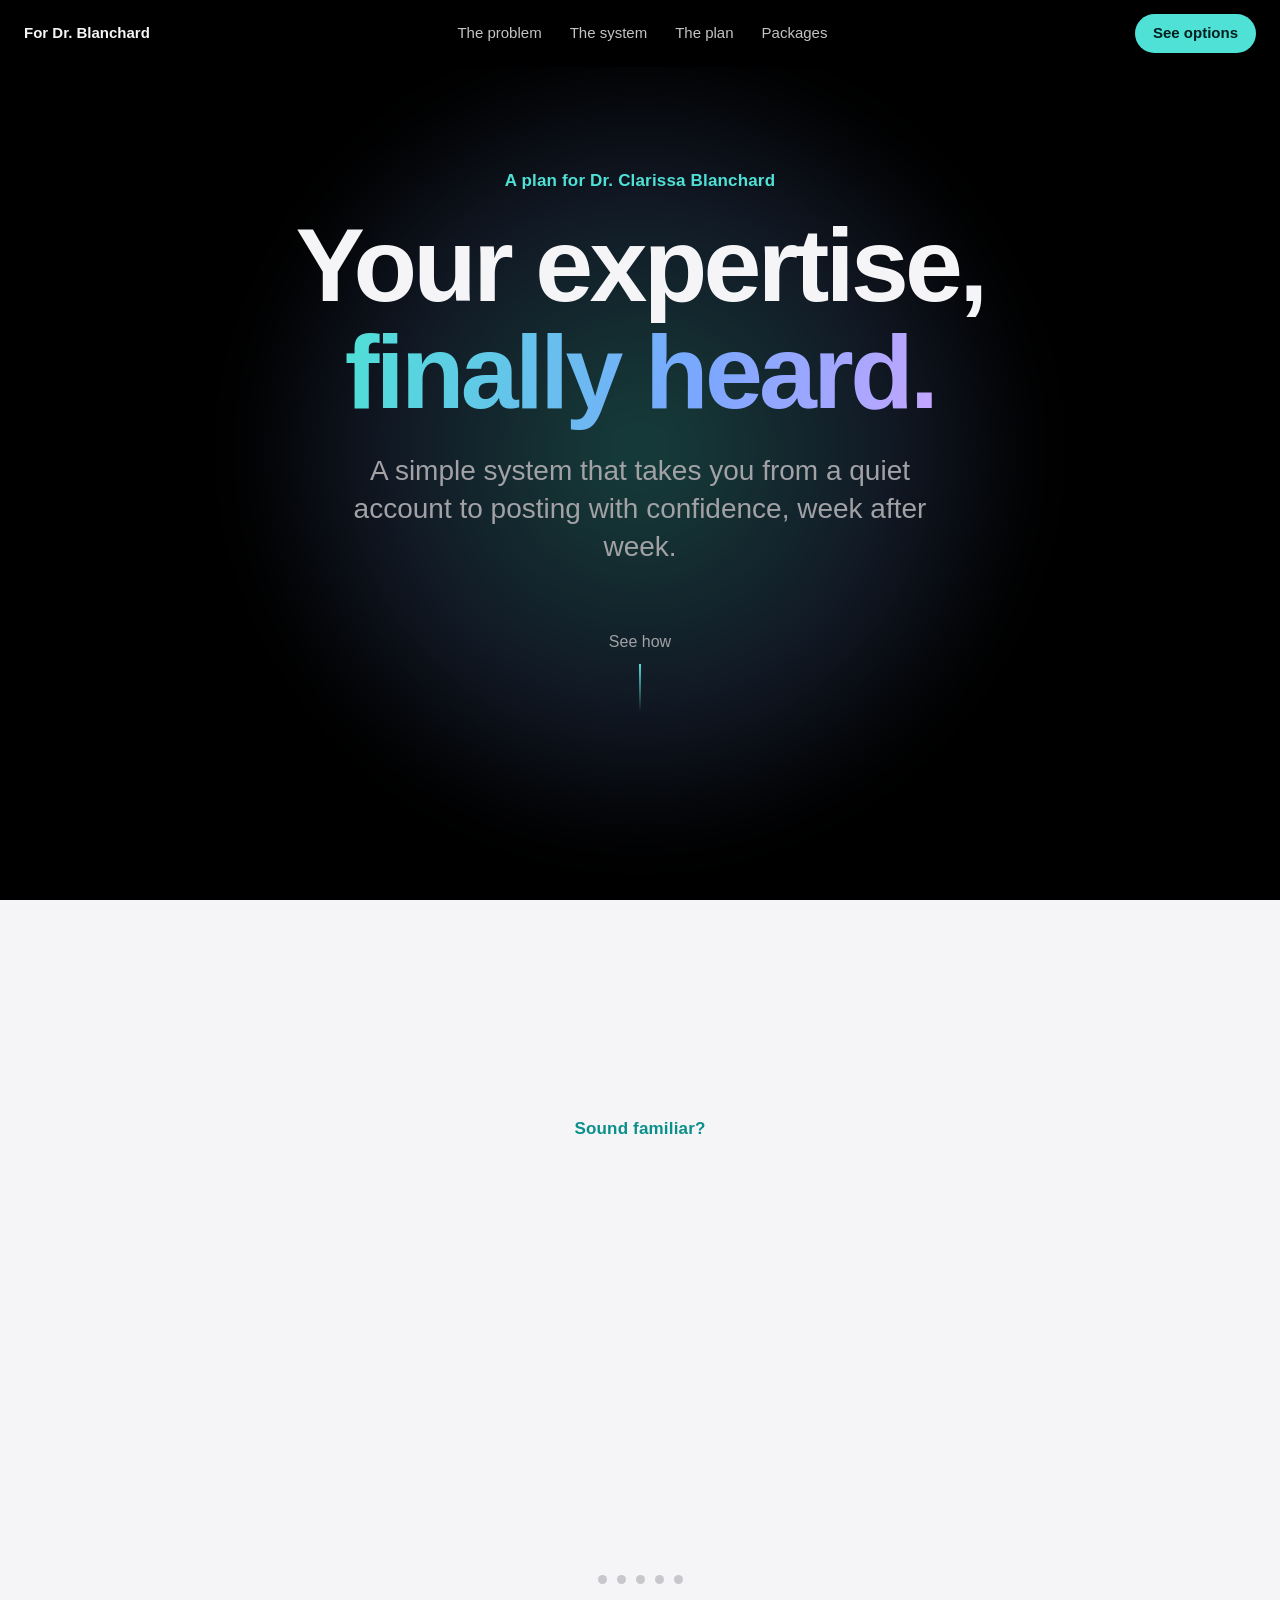
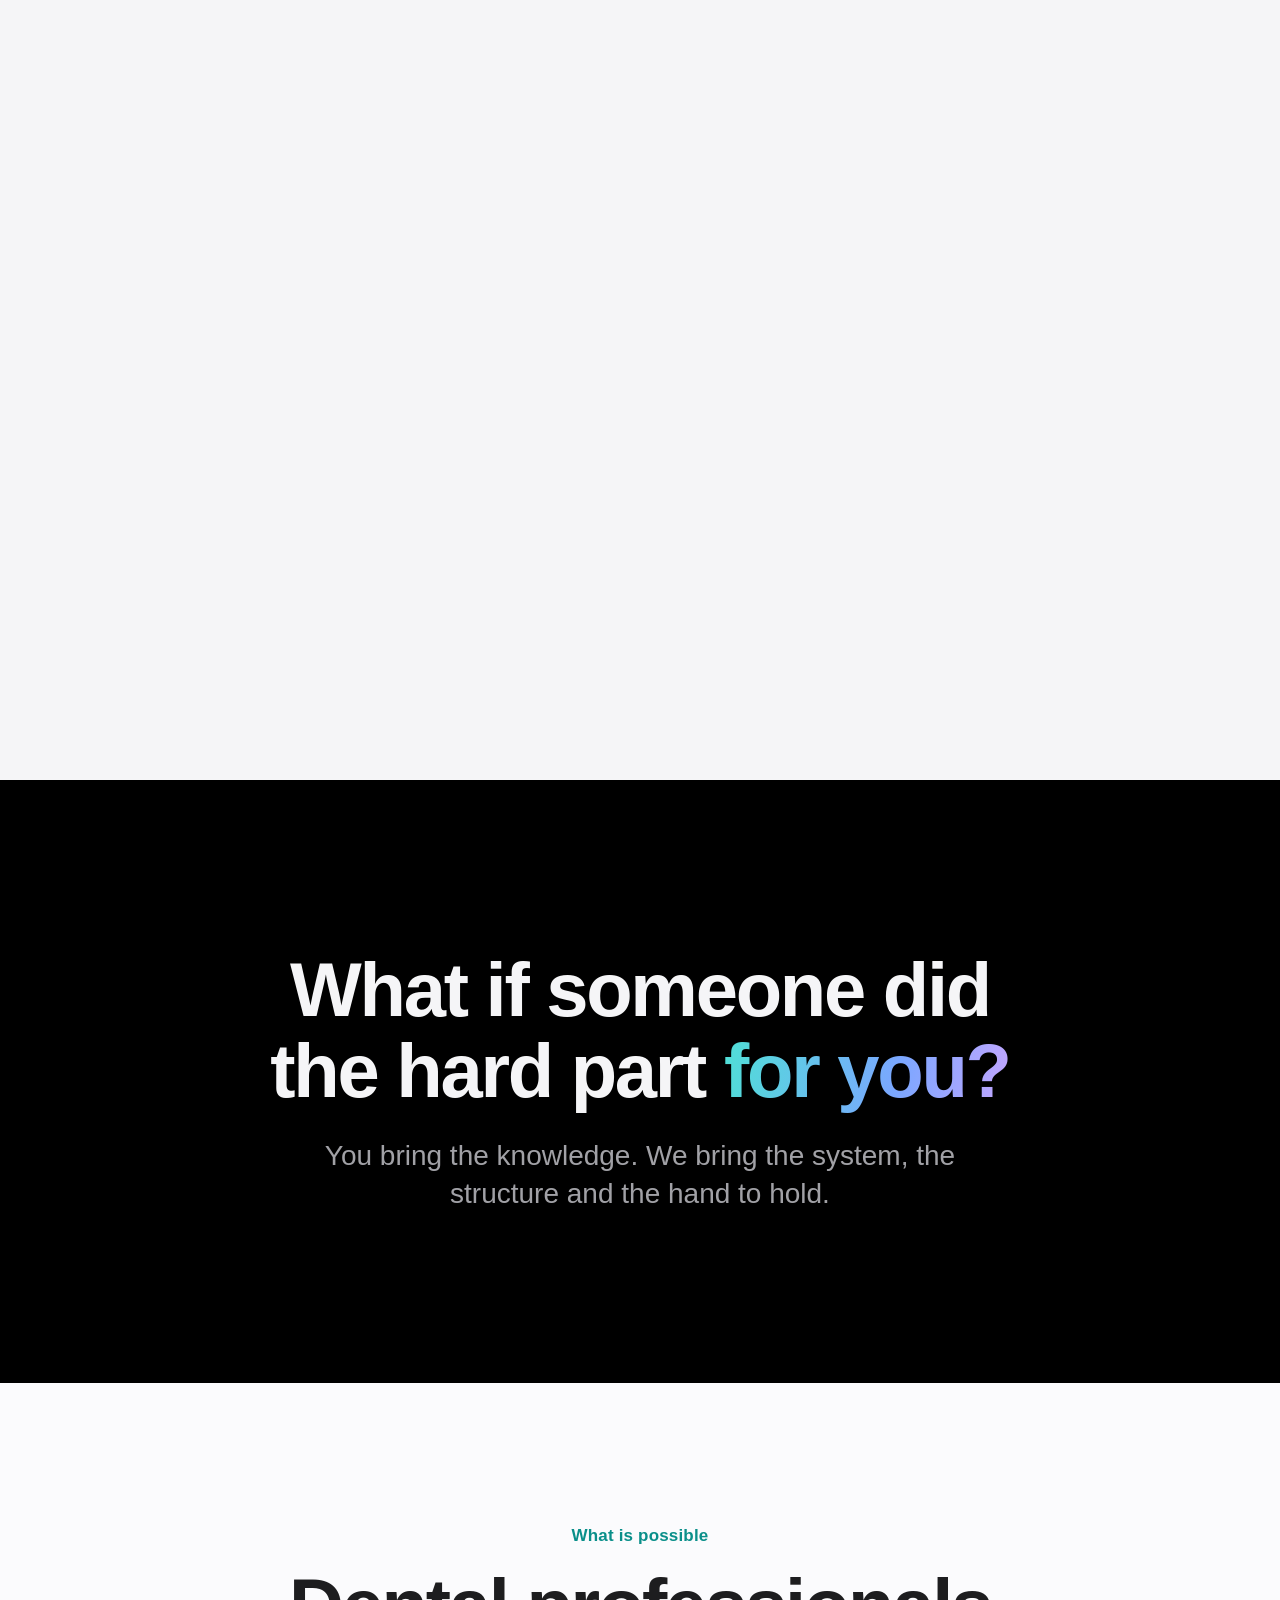
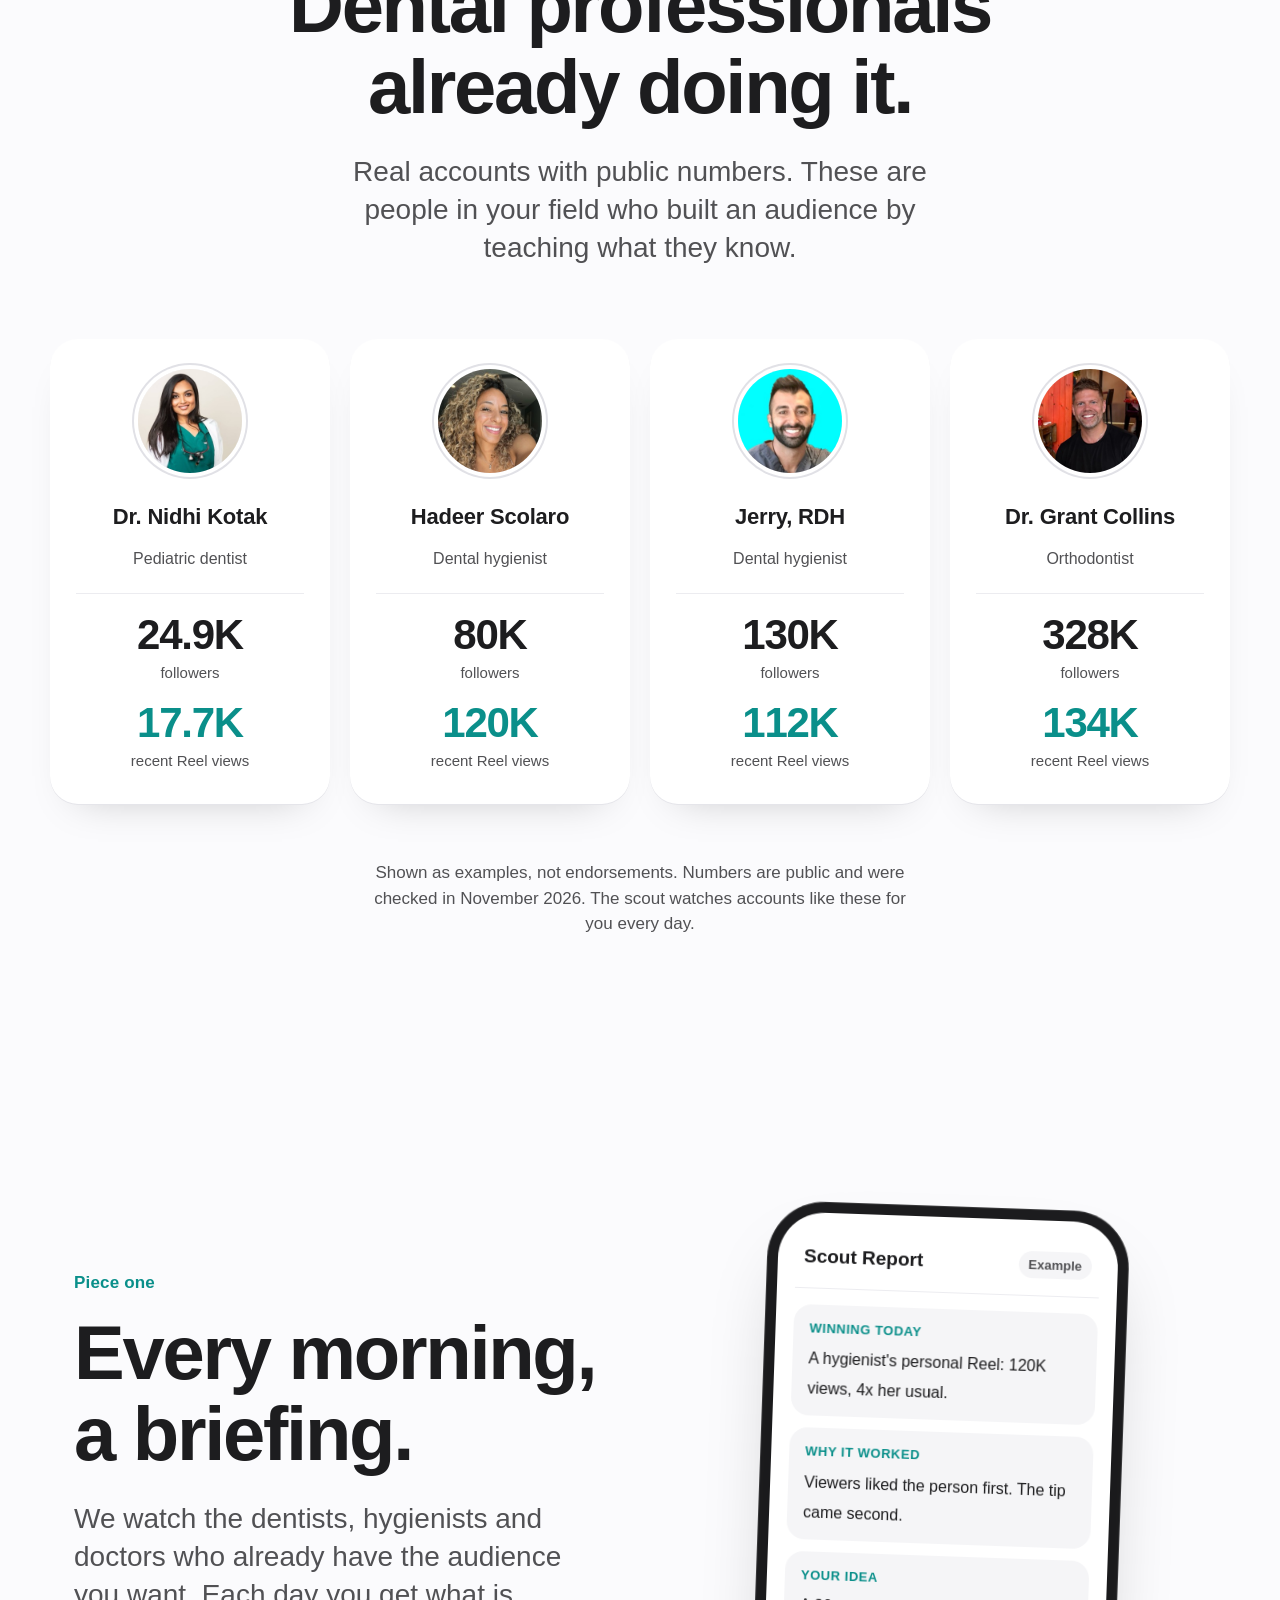
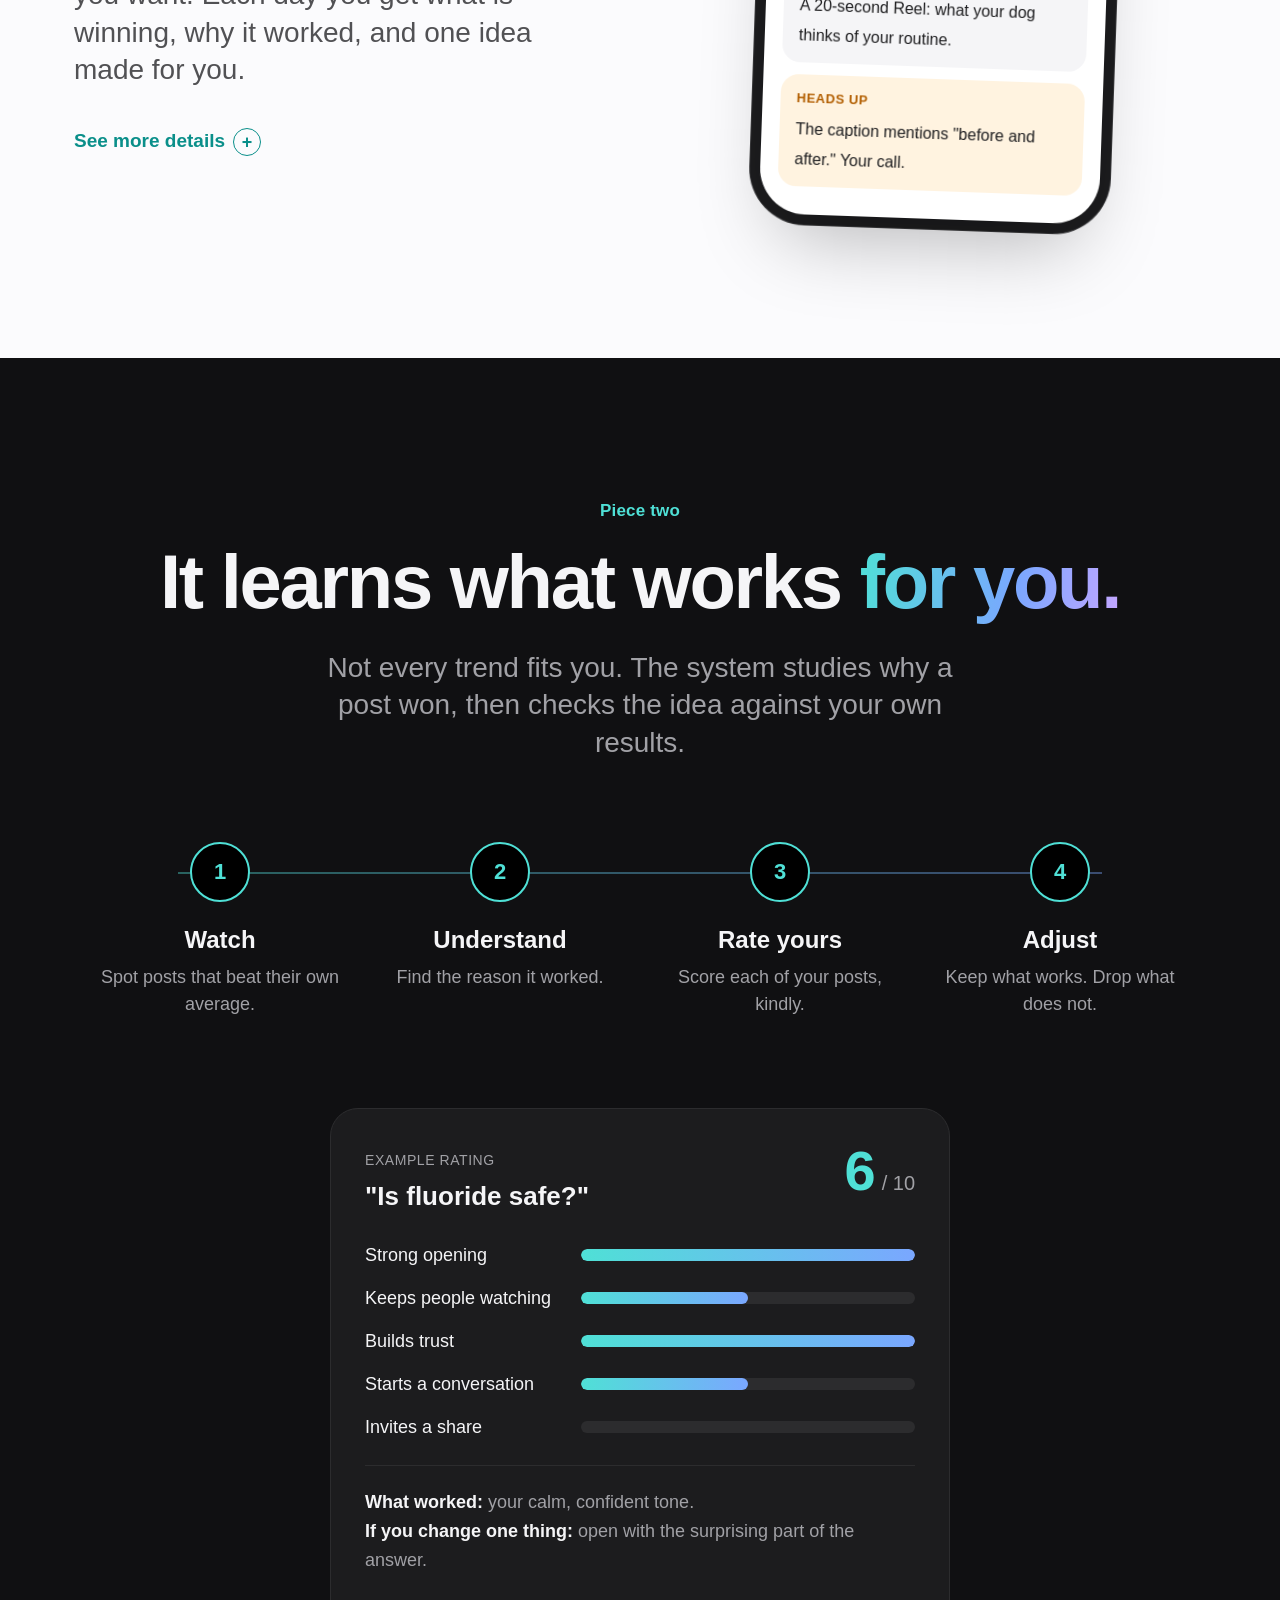
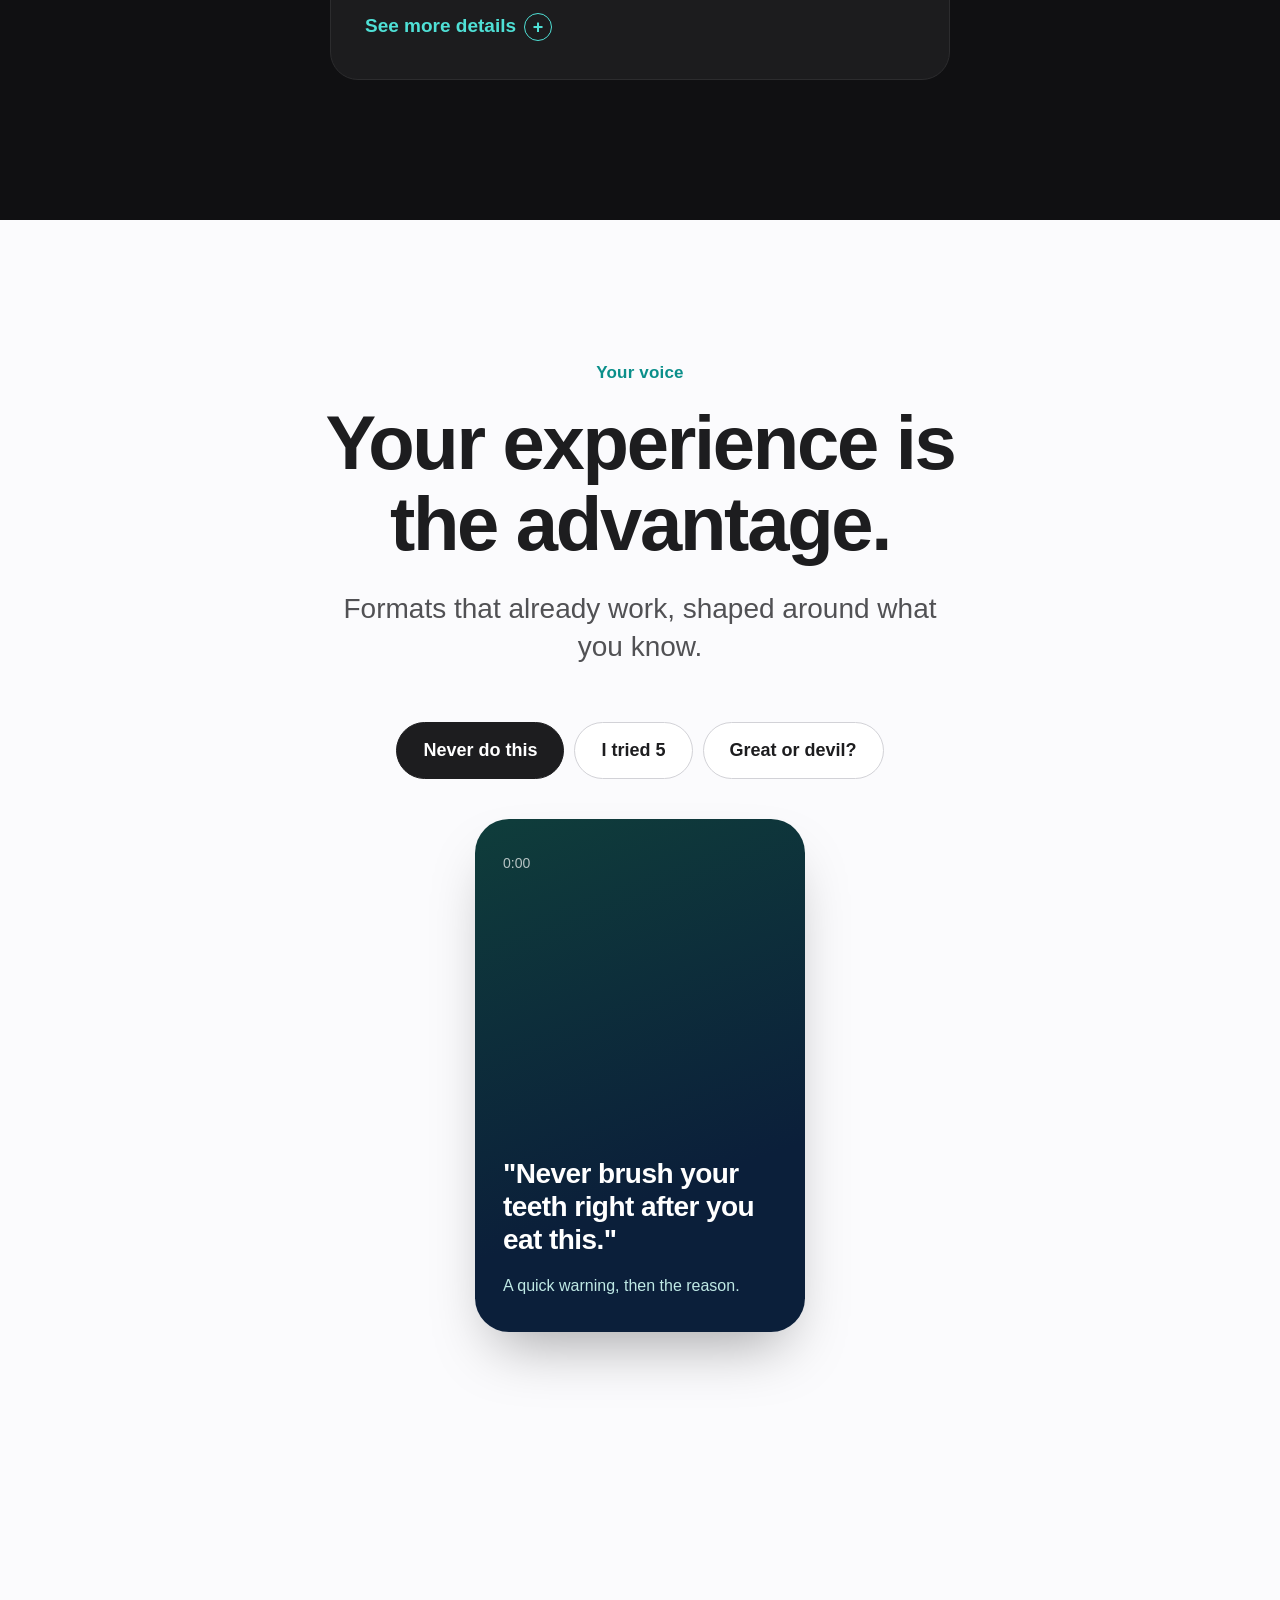
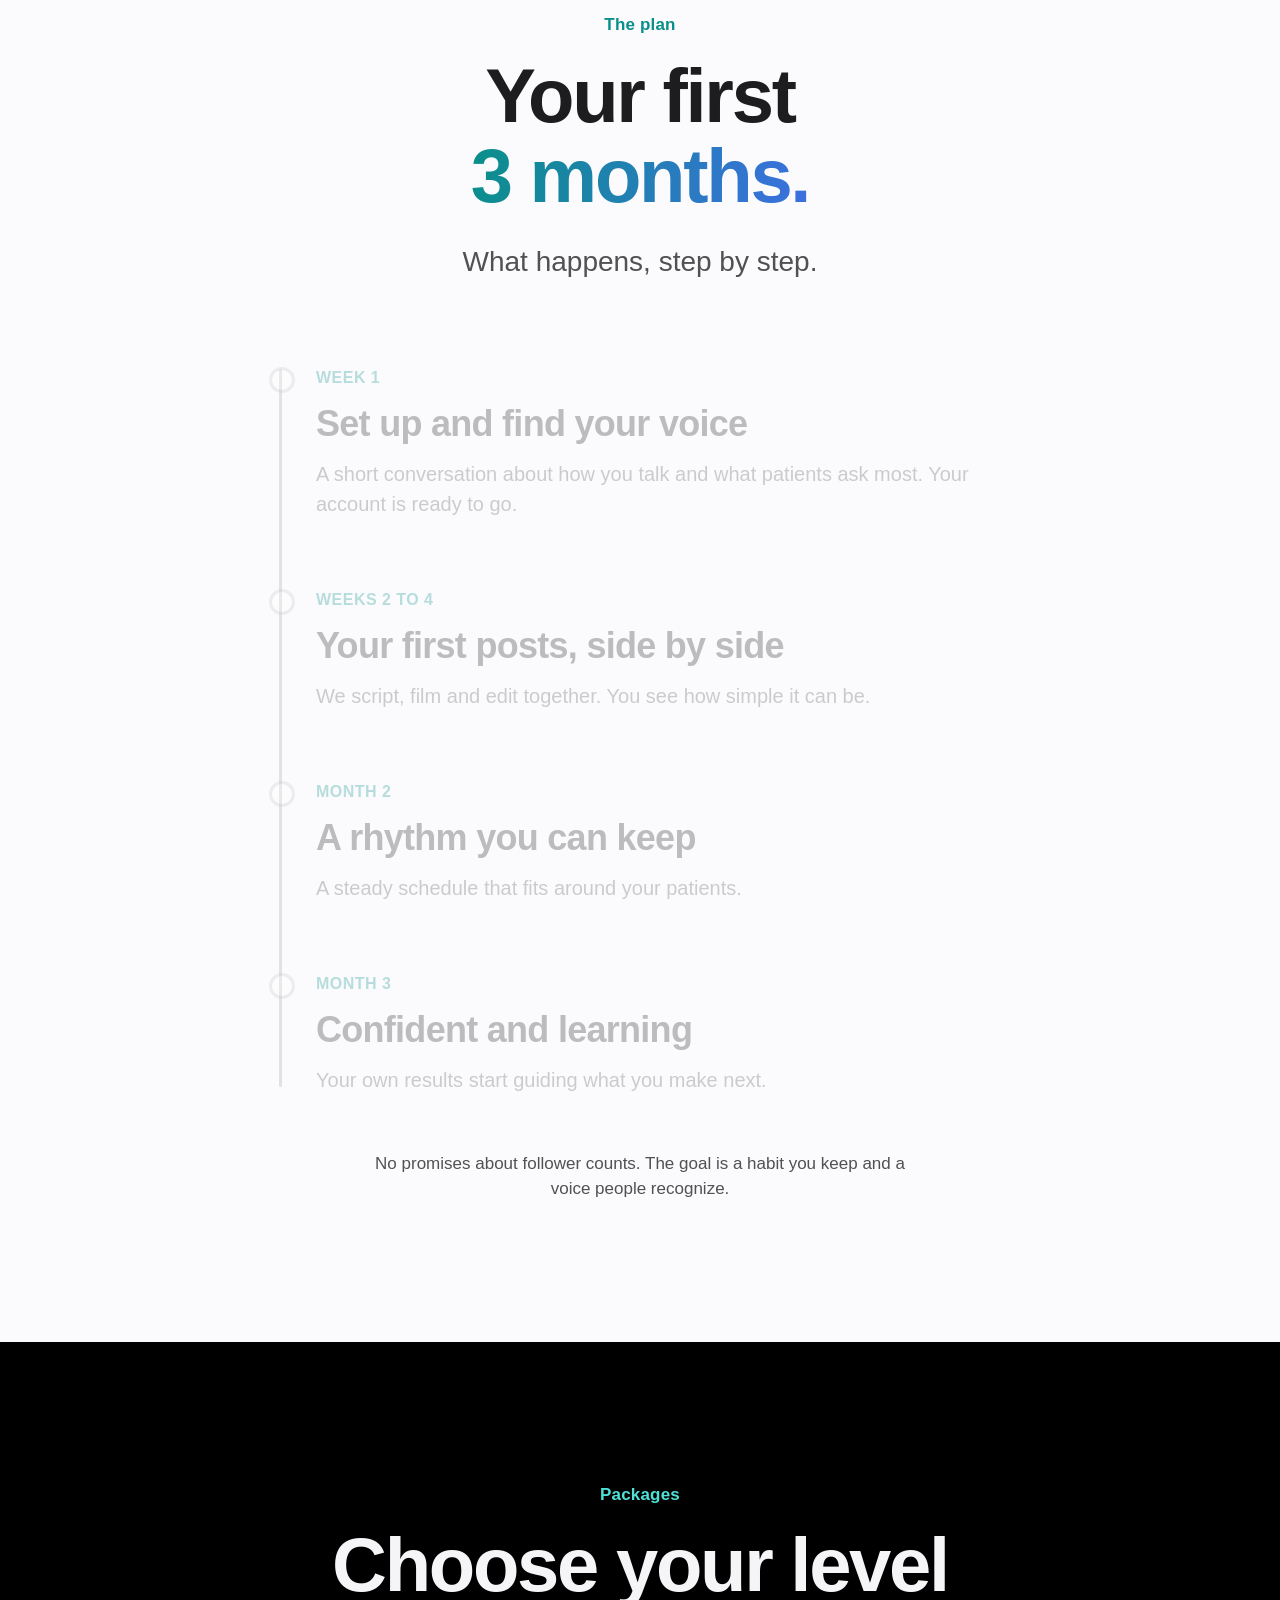
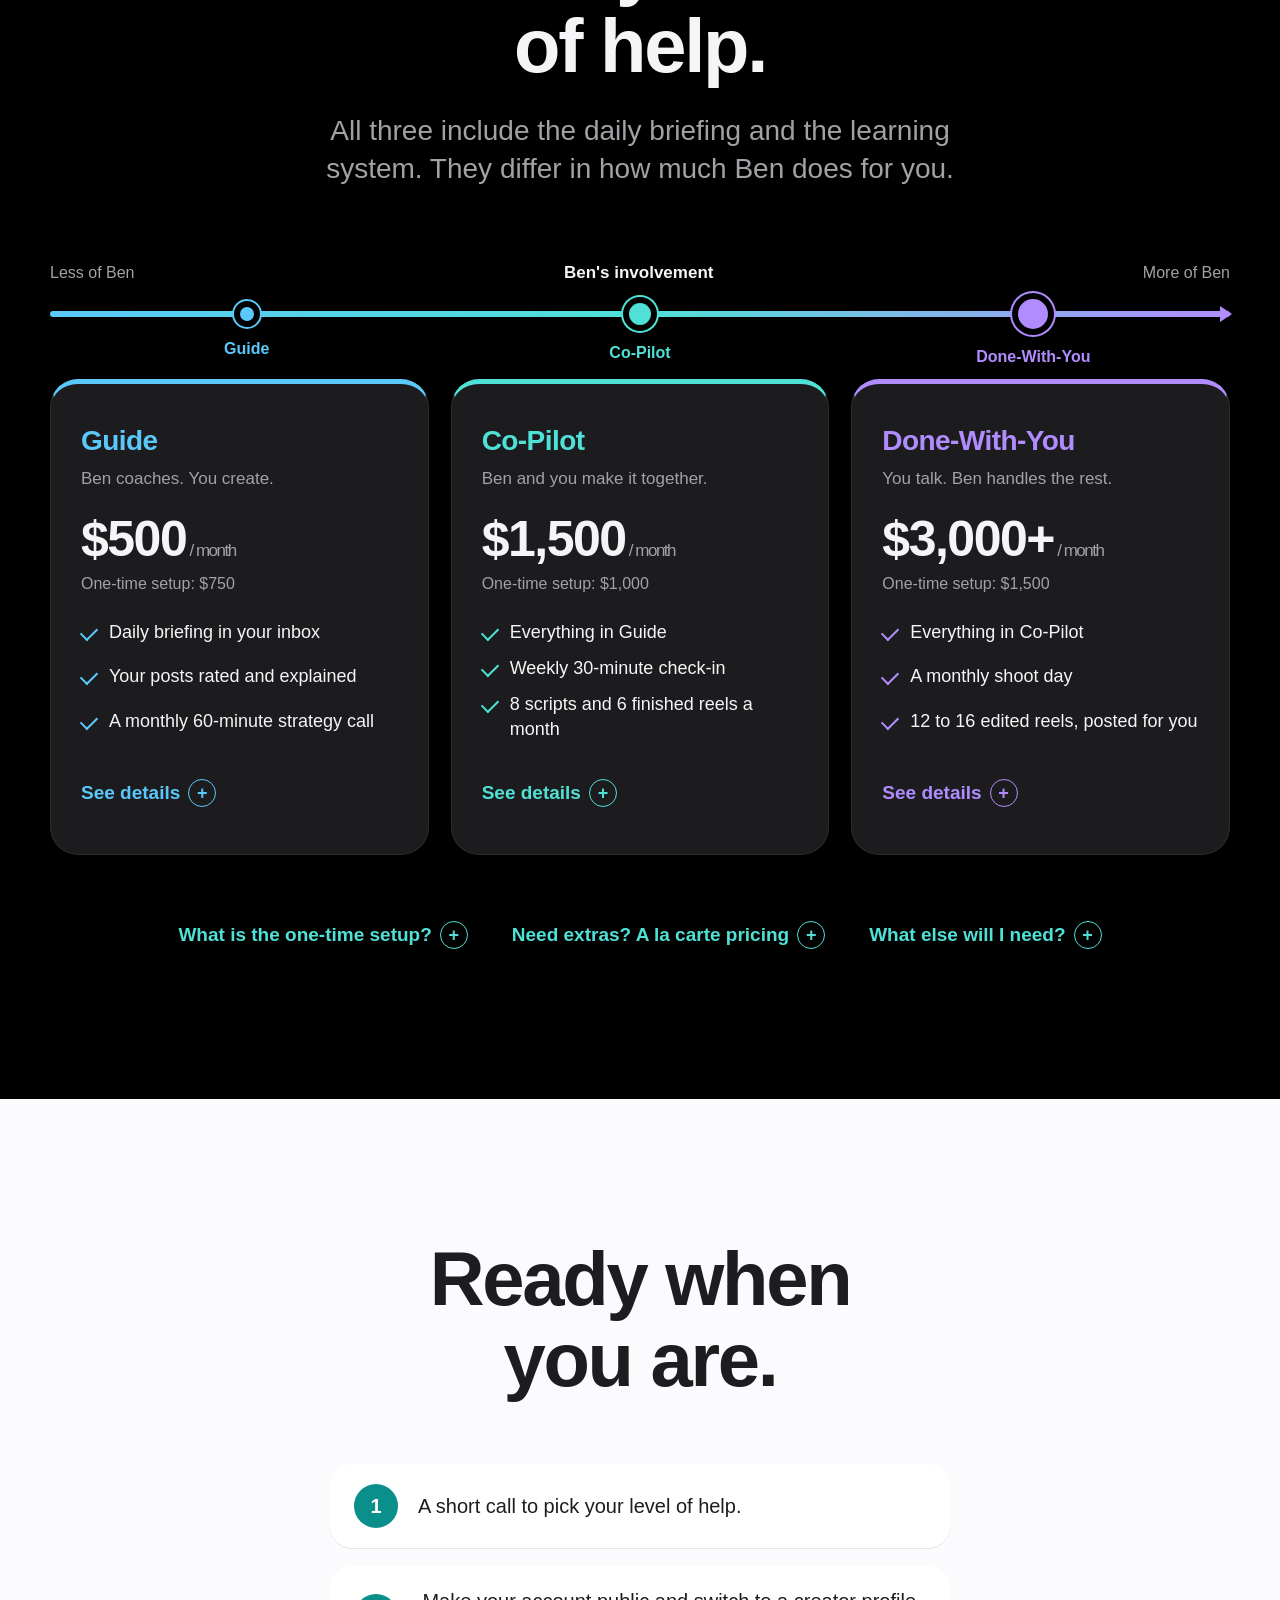
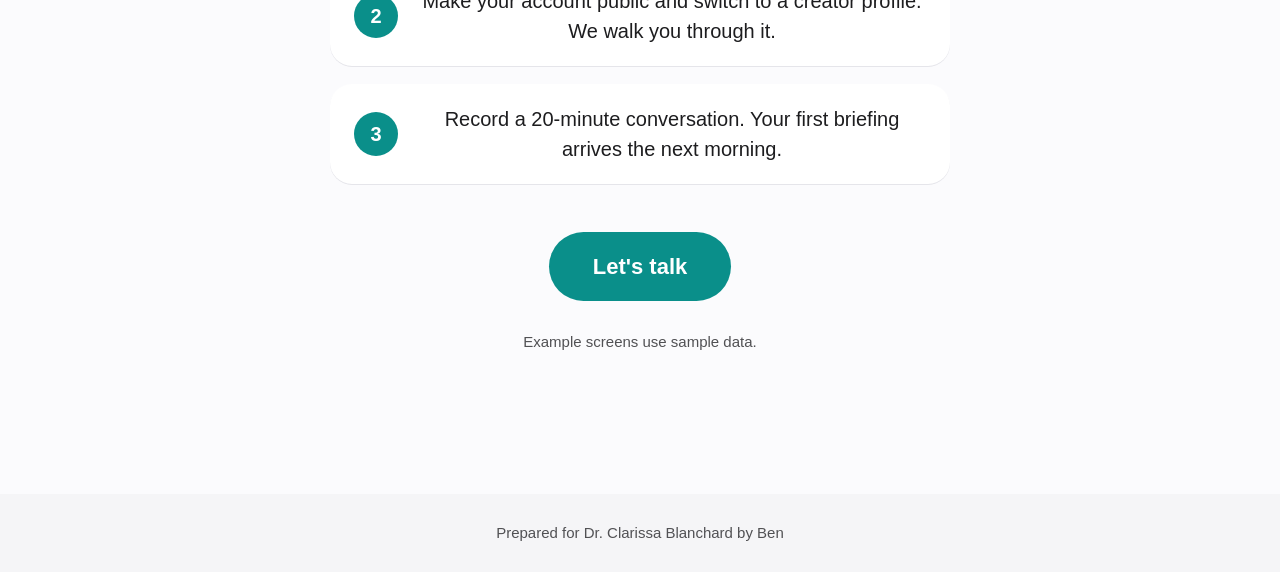
<file: p-6f9c2dbd0a/index.html>
<!doctype html>
<html lang="en">
<head>
<meta charset="utf-8">
<meta name="viewport" content="width=device-width,initial-scale=1">
<meta name="robots" content="noindex, nofollow">
<title>A plan for Dr. Clarissa Blanchard</title>
<meta name="description" content="A simple plan to take your expertise from a quiet account to a steady Instagram presence.">
<link rel="stylesheet" href="styles.css">
</head>
<body>
<div class="progress" id="progress" aria-hidden="true"></div>

<nav class="nav" aria-label="Sections">
  <a class="nav-brand" href="#top">For Dr. Blanchard</a>
  <div class="nav-links">
    <a href="#pain">The problem</a>
    <a href="#scout">The system</a>
    <a href="#path">The plan</a>
    <a href="#packages">Packages</a>
  </div>
  <a class="nav-cta" href="#packages">See options</a>
</nav>

<main id="top">

<!-- HERO -->
<section class="hero dark" id="hero">
  <div class="glow" aria-hidden="true"></div>
  <p class="eyebrow reveal">A plan for Dr. Clarissa Blanchard</p>
  <h1 class="display reveal d1">Your expertise,<br><span class="grad">finally heard.</span></h1>
  <p class="lede reveal d2">A simple system that takes you from a quiet account to posting with confidence, week after week.</p>
  <a class="scroll-cue reveal d3" href="#pain" aria-label="Scroll to see how">
    <span>See how</span><i></i>
  </a>
</section>

<!-- PAIN: sticky scene -->
<section class="pain-scene" id="pain" aria-label="Common frustrations">
  <div class="pain-sticky">
    <p class="eyebrow center">Sound familiar?</p>
    <div class="pain-stage">
      <div class="p-item"><h2>"I don't know what to post."</h2><p>Every time, you start from a blank page.</p></div>
      <div class="p-item"><h2>"Editing feels like a second job."</h2><p>Cuts, captions, music, cover images. It adds up fast.</p></div>
      <div class="p-item"><h2>"I post, and nothing happens."</h2><p>A few likes trickle in, and you never learn why.</p></div>
      <div class="p-item"><h2>"What if I break a rule?"</h2><p>Dental advertising rules and patient privacy make every post feel risky.</p></div>
      <div class="p-item"><h2>"I don't have time to learn all this."</h2><p>You have patients to see. Instagram keeps changing anyway.</p></div>
    </div>
    <div class="pain-dots" id="painDots" aria-hidden="true"><i></i><i></i><i></i><i></i><i></i></div>
  </div>
</section>

<!-- TURN -->
<section class="turn dark">
  <h2 class="display-m reveal">What if someone did<br>the hard part <span class="grad">for you?</span></h2>
  <p class="lede reveal d1">You bring the knowledge. We bring the system, the structure and the hand to hold.</p>
</section>

<!-- VISION -->
<section class="vision light" id="vision">
  <p class="eyebrow center reveal">What is possible</p>
  <h2 class="display-m center reveal d1">Dental professionals<br>already doing it.</h2>
  <p class="lede center reveal d2">Real accounts with public numbers. These are people in your field who built an audience by teaching what they know.</p>
  <div class="peers" id="peers"></div>
  <p class="small center reveal">Shown as examples, not endorsements. Numbers are public and were checked in November 2026. The scout watches accounts like these for you every day.</p>
</section>

<!-- SCOUT -->
<section class="split light" id="scout">
  <div class="split-text">
    <p class="eyebrow reveal">Piece one</p>
    <h2 class="display-m reveal d1">Every morning,<br>a briefing.</h2>
    <p class="lede reveal d2">We watch the dentists, hygienists and doctors who already have the audience you want. Each day you get what is winning, why it worked, and one idea made for you.</p>
    <button class="link-btn reveal d3" data-modal="scout">See more details</button>
  </div>
  <div class="split-visual reveal d2">
    <div class="phone" id="phone">
      <div class="phone-top"><span>Scout Report</span><em>Example</em></div>
      <div class="mail">
        <div class="mail-row" style="--i:0"><b>Winning today</b><span>A hygienist's personal Reel: 120K views, 4x her usual.</span></div>
        <div class="mail-row" style="--i:1"><b>Why it worked</b><span>Viewers liked the person first. The tip came second.</span></div>
        <div class="mail-row" style="--i:2"><b>Your idea</b><span>A 20-second Reel: what your dog thinks of your routine.</span></div>
        <div class="mail-row warn" style="--i:3"><b>Heads up</b><span>The caption mentions "before and after." Your call.</span></div>
      </div>
    </div>
  </div>
</section>

<!-- LEARN -->
<section class="learn dark" id="learn">
  <p class="eyebrow center reveal">Piece two</p>
  <h2 class="display-m center reveal d1">It learns what works <span class="grad">for you.</span></h2>
  <p class="lede center reveal d2">Not every trend fits you. The system studies why a post won, then checks the idea against your own results.</p>

  <div class="loop reveal d2" id="loop">
    <div class="loop-step"><span>1</span><h3>Watch</h3><p>Spot posts that beat their own average.</p></div>
    <div class="loop-step"><span>2</span><h3>Understand</h3><p>Find the reason it worked.</p></div>
    <div class="loop-step"><span>3</span><h3>Rate yours</h3><p>Score each of your posts, kindly.</p></div>
    <div class="loop-step"><span>4</span><h3>Adjust</h3><p>Keep what works. Drop what does not.</p></div>
  </div>

  <div class="rating reveal" id="rating">
    <div class="rating-head"><div><small>Example rating</small><h3>"Is fluoride safe?"</h3></div><div class="score"><b data-count="6">0</b><span>/ 10</span></div></div>
    <ul class="bars">
      <li><label>Strong opening</label><div><i style="--w:100%"></i></div></li>
      <li><label>Keeps people watching</label><div><i style="--w:50%"></i></div></li>
      <li><label>Builds trust</label><div><i style="--w:100%"></i></div></li>
      <li><label>Starts a conversation</label><div><i style="--w:50%"></i></div></li>
      <li><label>Invites a share</label><div><i style="--w:0%"></i></div></li>
    </ul>
    <p class="coach"><b>What worked:</b> your calm, confident tone.<br><b>If you change one thing:</b> open with the surprising part of the answer.</p>
    <button class="link-btn" data-modal="rating">See more details</button>
  </div>
</section>

<!-- VOICE / FORMATS -->
<section class="formats light" id="formats">
  <p class="eyebrow center reveal">Your voice</p>
  <h2 class="display-m center reveal d1">Your experience is<br>the advantage.</h2>
  <p class="lede center reveal d2">Formats that already work, shaped around what you know.</p>
  <div class="tabs reveal d2" role="tablist" aria-label="Content formats">
    <button role="tab" aria-selected="true" data-tab="0">Never do this</button>
    <button role="tab" aria-selected="false" data-tab="1">I tried 5</button>
    <button role="tab" aria-selected="false" data-tab="2">Great or devil?</button>
  </div>
  <div class="tab-stage reveal d3">
    <div class="tab-panel active" data-panel="0"><div class="reel"><small>0:00</small><p class="hook">"Never brush your teeth right after you eat this."</p><span class="tagline">A quick warning, then the reason.</span></div></div>
    <div class="tab-panel" data-panel="1"><div class="reel"><small>0:00</small><p class="hook">"I tried the 5 most popular whitening hacks. A dentist's verdict."</p><span class="tagline">Curiosity up front, honest answers after.</span></div></div>
    <div class="tab-panel" data-panel="2"><div class="reel"><small>0:00</small><p class="hook">"Fluoride: great or the devil? Here is my honest read."</p><span class="tagline">A hot topic, handled by someone people can trust.</span></div></div>
  </div>
</section>

<!-- PATH -->
<section class="path light" id="path">
  <p class="eyebrow center reveal">The plan</p>
  <h2 class="display-m center reveal d1">Your first<br><span class="grad-l">3 months.</span></h2>
  <p class="lede center reveal d2">What happens, step by step.</p>
  <ol class="timeline" id="timeline">
    <li><span class="when">Week 1</span><h3>Set up and find your voice</h3><p>A short conversation about how you talk and what patients ask most. Your account is ready to go.</p></li>
    <li><span class="when">Weeks 2 to 4</span><h3>Your first posts, side by side</h3><p>We script, film and edit together. You see how simple it can be.</p></li>
    <li><span class="when">Month 2</span><h3>A rhythm you can keep</h3><p>A steady schedule that fits around your patients.</p></li>
    <li><span class="when">Month 3</span><h3>Confident and learning</h3><p>Your own results start guiding what you make next.</p></li>
  </ol>
  <p class="center small reveal">No promises about follower counts. The goal is a habit you keep and a voice people recognize.</p>
</section>

<!-- PACKAGES -->
<section class="packages dark" id="packages">
  <p class="eyebrow center reveal">Packages</p>
  <h2 class="display-m center reveal d1">Choose your level<br>of help.</h2>
  <p class="lede center reveal d2">All three include the daily briefing and the learning system. They differ in how much Ben does for you.</p>
  <div class="scale reveal" id="scale"></div>
  <div class="cards" id="cards"></div>
  <div class="extras reveal">
    <button class="link-btn" data-modal="setup">What is the one-time setup?</button>
    <button class="link-btn" data-modal="alacarte">Need extras? A la carte pricing</button>
    <button class="link-btn" data-modal="need">What else will I need?</button>
  </div>
</section>

<!-- START -->
<section class="start light" id="start">
  <h2 class="display-m center reveal">Ready when<br>you are.</h2>
  <ol class="steps reveal d1">
    <li><b>1</b><span>A short call to pick your level of help.</span></li>
    <li><b>2</b><span>Make your account public and switch to a creator profile. We walk you through it.</span></li>
    <li><b>3</b><span>Record a 20-minute conversation. Your first briefing arrives the next morning.</span></li>
  </ol>
  <a class="cta big reveal d2" id="ctaMail" href="#">Let's talk</a>
  <p class="fine reveal">Example screens use sample data.</p>
</section>

</main>

<footer class="foot"><span>Prepared for Dr. Clarissa Blanchard by Ben</span></footer>

<dialog id="modal" aria-labelledby="mTitle">
  <div class="modal-card">
    <button class="x" id="mClose" aria-label="Close">×</button>
    <h3 id="mTitle"></h3>
    <div id="mBody"></div>
  </div>
</dialog>

<script src="app.js"></script>
</body>
</html>
</file>
<file: p-6f9c2dbd0a/styles.css>
:root{
  --ink:#1d1d1f; --ink2:#515154; --paper:#fbfbfd; --paper2:#f5f5f7;
  --night:#000; --night2:#101012; --night-ink:#f5f5f7; --night-ink2:#a1a1a6;
  --accent:#0a8f8a; --accent-d:#4fe0d6; --warn:#b25e00; --warn-d:#ffb454;
  --radius:28px; --ease:cubic-bezier(.22,.8,.24,1);
  --font:-apple-system,BlinkMacSystemFont,"SF Pro Display","SF Pro Text","Helvetica Neue",Helvetica,Arial,sans-serif;
}
*{box-sizing:border-box;margin:0;padding:0}
html{scroll-behavior:smooth;-webkit-text-size-adjust:100%}
body{font-family:var(--font);font-size:20px;line-height:1.5;color:var(--ink);background:var(--paper);-webkit-font-smoothing:antialiased;overflow-x:hidden}
a{color:inherit}
button{font:inherit;cursor:pointer}
section{position:relative;padding:140px 24px}
.dark{background:var(--night);color:var(--night-ink)}
.light{background:var(--paper);color:var(--ink)}
.center{text-align:center}
.small{font-size:17px;color:var(--ink2);max-width:560px;margin:56px auto 0}

/* type */
.eyebrow{font-size:17px;font-weight:600;letter-spacing:.01em;color:var(--accent);margin-bottom:18px}
.dark .eyebrow{color:var(--accent-d)}
.display{font-size:clamp(48px,9vw,104px);line-height:1.03;font-weight:700;letter-spacing:-.035em}
.display-m{font-size:clamp(38px,6.4vw,76px);line-height:1.06;font-weight:700;letter-spacing:-.03em}
.lede{font-size:clamp(20px,2.4vw,28px);line-height:1.35;font-weight:500;color:var(--ink2);max-width:640px;margin-top:26px}
.dark .lede{color:var(--night-ink2)}
.center .lede,.lede.center,.display-m.center~.lede{margin-left:auto;margin-right:auto}
.grad{background:linear-gradient(100deg,#4fe0d6,#7aa7ff 60%,#c4a6ff);-webkit-background-clip:text;background-clip:text;color:transparent}
.grad-l{background:linear-gradient(100deg,#0a8f8a,#3c6fe0);-webkit-background-clip:text;background-clip:text;color:transparent}

/* nav + progress */
.progress{position:fixed;top:0;left:0;height:3px;width:0;background:linear-gradient(90deg,var(--accent-d),#7aa7ff);z-index:60}
.nav{position:fixed;top:0;left:0;right:0;z-index:50;display:flex;align-items:center;justify-content:space-between;gap:16px;padding:14px 24px;background:rgba(0,0,0,.55);backdrop-filter:saturate(180%) blur(20px);-webkit-backdrop-filter:saturate(180%) blur(20px);color:#f5f5f7;font-size:15px;transition:background .3s}
.nav.on-light{background:rgba(251,251,253,.72);color:var(--ink)}
.nav-brand{text-decoration:none;font-weight:600}
.nav-links{display:flex;gap:28px}
.nav-links a{text-decoration:none;opacity:.8;transition:opacity .2s}
.nav-links a:hover{opacity:1}
.nav-cta{text-decoration:none;font-weight:600;background:var(--accent-d);color:#00201f;padding:8px 18px;border-radius:999px}
.nav.on-light .nav-cta{background:var(--accent);color:#fff}

/* reveal motion */
.reveal{opacity:0;transform:translateY(34px);transition:opacity .9s var(--ease),transform .9s var(--ease)}
.reveal.in{opacity:1;transform:none}
.d1{transition-delay:.12s}.d2{transition-delay:.24s}.d3{transition-delay:.36s}

/* hero */
.hero{min-height:100vh;display:flex;flex-direction:column;align-items:center;justify-content:center;text-align:center;overflow:hidden;padding-top:120px}
.hero .lede{margin-left:auto;margin-right:auto}
.glow{position:absolute;width:90vmin;height:90vmin;border-radius:50%;background:radial-gradient(circle,rgba(79,224,214,.28),rgba(122,167,255,.14) 45%,transparent 70%);top:50%;left:50%;transform:translate(-50%,-50%);filter:blur(30px);animation:drift 14s ease-in-out infinite alternate}
@keyframes drift{from{transform:translate(-56%,-52%) scale(1)}to{transform:translate(-44%,-48%) scale(1.15)}}
.hero>*:not(.glow){position:relative;z-index:1}
.scroll-cue{margin-top:64px;display:flex;flex-direction:column;align-items:center;gap:10px;text-decoration:none;color:var(--night-ink2);font-size:16px}
.scroll-cue i{width:2px;height:48px;background:linear-gradient(var(--accent-d),transparent);animation:cue 2s ease-in-out infinite}
@keyframes cue{0%{transform:scaleY(.2);transform-origin:top}50%{transform:scaleY(1);transform-origin:top}51%{transform-origin:bottom}100%{transform:scaleY(.2);transform-origin:bottom}}

/* pain scene */
.pain-scene{height:520vh;padding:0;background:var(--paper2)}
.pain-sticky{position:sticky;top:0;height:100vh;display:flex;flex-direction:column;align-items:center;justify-content:center;padding:0 24px}
.pain-stage{position:relative;width:100%;max-width:980px;height:min(46vh,380px)}
.p-item{position:absolute;inset:0;display:flex;flex-direction:column;align-items:center;justify-content:center;text-align:center;opacity:0;transform:translateY(40px) scale(.97);transition:opacity .6s var(--ease),transform .6s var(--ease);pointer-events:none}
.p-item.active{opacity:1;transform:none}
.p-item.past{opacity:0;transform:translateY(-40px) scale(.97)}
.p-item h2{font-size:clamp(36px,6.4vw,78px);line-height:1.08;letter-spacing:-.03em;font-weight:700}
.p-item p{font-size:clamp(20px,2.4vw,28px);color:var(--ink2);margin-top:22px;max-width:640px}
.pain-dots{display:flex;gap:10px;margin-top:36px}
.pain-dots i{width:9px;height:9px;border-radius:50%;background:#c7c7cc;transition:all .4s var(--ease)}
.pain-dots i.on{background:var(--accent);width:30px;border-radius:6px}

/* turn */
.turn{text-align:center;padding:170px 24px}
.turn .lede{margin-left:auto;margin-right:auto}

/* vision */
.vision .lede{margin-left:auto;margin-right:auto}
.peers{display:grid;grid-template-columns:repeat(4,1fr);gap:20px;max-width:1180px;margin:72px auto 0}
.peer{display:flex;flex-direction:column;background:#fff;border-radius:var(--radius);padding:30px 26px;text-decoration:none;box-shadow:0 1px 0 #e5e5ea,0 20px 40px -28px rgba(0,0,0,.25);opacity:0;transform:translateY(40px);transition:all .9s var(--ease)}
.peer.in{opacity:1;transform:none}
.peer:hover{transform:translateY(-6px);box-shadow:0 24px 50px -24px rgba(0,0,0,.35)}
.peer{align-items:center;text-align:center}
.peer img{width:104px;height:104px;border-radius:50%;object-fit:cover;margin-bottom:18px;box-shadow:0 0 0 4px #fff,0 0 0 6px #e1e1e6}
.peer h3{font-size:22px;letter-spacing:-.01em;line-height:1.2;min-height:2.4em;display:flex;align-items:center}
.peer .handle{color:var(--ink2);font-size:16px;margin:4px 0 22px}
.peer .stats{margin-top:auto;display:grid;gap:16px;width:100%;border-top:1px solid #ececf0;padding-top:20px}
.peer .stats b{display:block;font-size:42px;font-weight:700;letter-spacing:-.03em;line-height:1}
.peer .stats b.sm{color:var(--accent)}
.peer .stats span{font-size:15px;color:var(--ink2)}
/* split */
.split{display:grid;grid-template-columns:1fr 1fr;gap:64px;align-items:center;max-width:1180px;margin:0 auto}
.split-visual{display:flex;justify-content:center}
.link-btn{background:none;border:0;color:var(--accent);font-size:19px;font-weight:600;padding:10px 0;margin-top:28px;display:inline-flex;gap:8px;align-items:center}
.link-btn::after{content:"+";display:inline-grid;place-items:center;width:26px;height:26px;border-radius:50%;border:1.5px solid currentColor;font-size:18px;line-height:1;transition:transform .3s var(--ease)}
.link-btn:hover::after{transform:rotate(90deg)}
.dark .link-btn{color:var(--accent-d)}
.link-btn:focus-visible,.cta:focus-visible,.tabs button:focus-visible{outline:3px solid var(--accent);outline-offset:4px;border-radius:8px}

/* phone */
.phone{width:min(340px,86vw);background:#fff;border-radius:46px;padding:22px 18px 28px;box-shadow:0 40px 80px -20px rgba(0,0,0,.28),0 0 0 10px #1d1d1f,0 0 0 11px #3a3a3c;transform:rotate(2deg)}
.phone-top{display:flex;justify-content:space-between;align-items:center;padding:8px 8px 16px;font-weight:700;font-size:19px;border-bottom:1px solid #ececf0}
.phone-top em{font-style:normal;font-size:13px;color:var(--ink2);background:var(--paper2);padding:4px 10px;border-radius:999px;font-weight:600}
.mail{display:flex;flex-direction:column;gap:12px;padding-top:16px}
.mail-row{background:var(--paper2);border-radius:18px;padding:14px 16px;opacity:0;transform:translateY(16px);transition:all .7s var(--ease);transition-delay:calc(var(--i)*.35s + .2s)}
.phone.go .mail-row{opacity:1;transform:none}
.mail-row b{display:block;font-size:13px;letter-spacing:.04em;text-transform:uppercase;color:var(--accent);margin-bottom:4px}
.mail-row span{font-size:16px;line-height:1.35;color:var(--ink)}
.mail-row.warn{background:#fff3e0}.mail-row.warn b{color:var(--warn)}

/* learn */
.learn{background:var(--night2)}
.learn .lede{margin-left:auto;margin-right:auto}
.loop{display:grid;grid-template-columns:repeat(4,1fr);gap:20px;max-width:1100px;margin:80px auto 0;position:relative}
.loop::before{content:"";position:absolute;left:8%;right:8%;top:30px;height:2px;background:linear-gradient(90deg,var(--accent-d),#7aa7ff);opacity:.4}
.loop-step{position:relative;text-align:center;padding:0 8px}
.loop-step span{display:grid;place-items:center;width:60px;height:60px;border-radius:50%;margin:0 auto 20px;background:#000;border:2px solid var(--accent-d);color:var(--accent-d);font-weight:700;font-size:22px}
.loop-step h3{font-size:24px;margin-bottom:6px}
.loop-step p{font-size:18px;color:var(--night-ink2)}
.rating{max-width:620px;margin:90px auto 0;background:#1c1c1e;border-radius:var(--radius);padding:34px 34px 28px;border:1px solid #2c2c2e}
.rating-head{display:flex;justify-content:space-between;align-items:flex-start;gap:16px}
.rating small{color:var(--night-ink2);font-size:14px;letter-spacing:.04em;text-transform:uppercase}
.rating h3{font-size:26px;margin-top:4px}
.score{display:flex;align-items:baseline;gap:6px}.score b{font-size:56px;line-height:1;color:var(--accent-d)}.score span{color:var(--night-ink2);font-size:20px}
.bars{list-style:none;margin:26px 0 8px;display:grid;gap:16px}
.bars li{display:grid;grid-template-columns:200px 1fr;gap:16px;align-items:center;font-size:18px}
.bars div{height:12px;background:#2c2c2e;border-radius:8px;overflow:hidden}
.bars i{display:block;height:100%;width:0;border-radius:8px;background:linear-gradient(90deg,var(--accent-d),#7aa7ff);transition:width 1.2s var(--ease)}
.rating.go .bars i{width:var(--w)}
.coach{margin-top:24px;padding-top:22px;border-top:1px solid #2c2c2e;font-size:18px;line-height:1.6;color:var(--night-ink2)}
.coach b{color:var(--night-ink)}

/* formats */
.formats .lede{margin-left:auto;margin-right:auto}
.tabs{display:flex;justify-content:center;flex-wrap:wrap;gap:10px;margin:56px 0 40px}
.tabs button{border:1.5px solid #d2d2d7;background:#fff;color:var(--ink);padding:14px 26px;border-radius:999px;font-size:18px;font-weight:600;transition:all .3s var(--ease)}
.tabs button[aria-selected="true"]{background:var(--ink);color:#fff;border-color:var(--ink)}
.tab-stage{display:flex;justify-content:center;min-height:300px}
.tab-panel{display:none}.tab-panel.active{display:block;animation:pop .6s var(--ease)}
@keyframes pop{from{opacity:0;transform:translateY(18px) scale(.97)}to{opacity:1;transform:none}}
.reel{width:min(330px,82vw);aspect-ratio:9/14;border-radius:34px;padding:34px 28px;display:flex;flex-direction:column;justify-content:flex-end;background:linear-gradient(160deg,#0f3d3b,#0b1f3a 70%);color:#fff;box-shadow:0 30px 60px -20px rgba(0,0,0,.35)}
.reel small{opacity:.7;font-size:14px;margin-bottom:auto}
.hook{font-size:28px;line-height:1.18;font-weight:700;letter-spacing:-.02em}
.tagline{margin-top:18px;font-size:16px;color:#bfe9e5}

/* safe */
.safe-inner{display:grid;grid-template-columns:1fr 1fr;gap:64px;align-items:center;max-width:1180px;margin:0 auto}
.caption-card{background:#1c1c1e;border:1px solid #2c2c2e;border-radius:var(--radius);padding:30px}
.caption-card small{color:var(--night-ink2);font-size:14px;letter-spacing:.04em;text-transform:uppercase}
.caption-card p{font-size:24px;line-height:1.4;margin:14px 0 22px}
.caption-card mark{background:rgba(255,180,84,.2);color:var(--warn-d);padding:1px 6px;border-radius:6px;animation:pulse 2.6s ease-in-out infinite}
@keyframes pulse{50%{background:rgba(255,180,84,.42)}}
.flag{font-size:18px;color:var(--warn-d);background:rgba(255,180,84,.1);border-radius:16px;padding:16px 18px}

/* timeline */
.timeline{list-style:none;max-width:760px;margin:80px auto 0;position:relative;padding-left:56px}
.timeline::before,.timeline::after{content:"";position:absolute;left:19px;top:8px;width:3px;border-radius:3px}
.timeline::before{bottom:8px;background:#e1e1e6}
.timeline::after{height:var(--fill,0%);max-height:calc(100% - 16px);background:linear-gradient(var(--accent),#3c6fe0)}
.timeline li{position:relative;padding-bottom:64px;opacity:.28;transition:opacity .6s var(--ease)}
.timeline li:last-child{padding-bottom:0}
.timeline li.on{opacity:1}
.timeline li::before{content:"";position:absolute;left:-47px;top:6px;width:20px;height:20px;border-radius:50%;background:#fff;border:3px solid #c7c7cc;transition:all .5s var(--ease)}
.timeline li.on::before{border-color:var(--accent);background:var(--accent);box-shadow:0 0 0 8px rgba(10,143,138,.15)}
.when{font-size:16px;font-weight:700;color:var(--accent);letter-spacing:.03em;text-transform:uppercase}
.timeline h3{font-size:clamp(26px,3.4vw,36px);letter-spacing:-.02em;margin:6px 0 8px}
.timeline p{color:var(--ink2);font-size:20px}

/* packages */
.packages .lede{margin-left:auto;margin-right:auto}
.cards{display:grid;grid-template-columns:repeat(3,1fr);gap:22px;max-width:1180px;margin:72px auto 0;align-items:stretch}
.scale{max-width:1180px;margin:72px auto 0}
.scale-head{display:flex;justify-content:space-between;align-items:baseline;gap:12px;font-size:16px;color:var(--night-ink2);margin-bottom:26px}
.scale-head b{color:var(--night-ink);font-size:17px;font-weight:600}
.scale-track{position:relative;height:6px;border-radius:6px;background:linear-gradient(90deg,#5ac8fa,#4fe0d6 50%,#b18cff);margin-bottom:62px}
.scale-track i{position:absolute;right:-2px;top:-5px;width:0;height:0;border-left:12px solid #b18cff;border-top:8px solid transparent;border-bottom:8px solid transparent}
.dot{position:absolute;top:50%;width:var(--s);height:var(--s);transform:translate(-50%,-50%);border-radius:50%;background:var(--c);border:0;box-shadow:0 0 0 6px #000,0 0 0 8px var(--c);transition:transform .3s var(--ease)}
.dot span{position:absolute;top:calc(100% + 16px);left:50%;transform:translateX(-50%);white-space:nowrap;font-size:16px;font-weight:600;color:var(--c)}
.dot:hover,.dot.on{transform:translate(-50%,-50%) scale(1.25)}
.dot:focus-visible{outline:3px solid #fff;outline-offset:6px}
.cards{display:grid;grid-template-columns:repeat(3,1fr);gap:22px;max-width:1180px;margin:0 auto;align-items:stretch}
.card{background:#1c1c1e;border:1px solid #2c2c2e;border-top:5px solid var(--c);border-radius:var(--radius);padding:36px 30px;display:flex;flex-direction:column;opacity:0;transform:translateY(40px);transition:all .9s var(--ease)}
.card.in{opacity:1;transform:none}
.cards[data-focus] .card{opacity:.5;transition:opacity .4s}
.cards[data-focus="guide"] #tier-guide,.cards[data-focus="copilot"] #tier-copilot,.cards[data-focus="dwy"] #tier-dwy{opacity:1;box-shadow:0 0 0 1px var(--c),0 20px 60px -20px var(--c)}
.card h3{font-size:28px;letter-spacing:-.02em;color:var(--c)}
.role{color:var(--night-ink2);font-size:17px;margin:4px 0 22px}
.price{font-size:clamp(38px,4.2vw,50px);font-weight:700;letter-spacing:-.03em;line-height:1;white-space:nowrap}
.price small{font-size:17px;font-weight:500;color:var(--night-ink2)}
.setup{font-size:16px;color:var(--night-ink2);margin:8px 0 24px}
.card ul{list-style:none;display:grid;gap:12px;margin-bottom:28px;flex:1}
.card li{padding-left:28px;position:relative;font-size:18px;line-height:1.35}
.card li::before{content:"";position:absolute;left:0;top:7px;width:14px;height:8px;border-left:2.5px solid var(--c);border-bottom:2.5px solid var(--c);transform:rotate(-45deg)}
.card .link-btn{margin-top:0;color:var(--c)}
.extras{display:flex;flex-wrap:wrap;justify-content:center;gap:12px 44px;margin-top:56px}
.extras .link-btn{margin-top:0}

/* start */
.steps{list-style:none;max-width:620px;margin:64px auto 0;display:grid;gap:18px}
.steps li{display:flex;gap:20px;align-items:center;background:#fff;border-radius:22px;padding:20px 24px;box-shadow:0 1px 0 #e5e5ea}
.steps b{flex:none;display:grid;place-items:center;width:44px;height:44px;border-radius:50%;background:var(--accent);color:#fff;font-size:20px}
.steps span{font-size:20px}
.cta{display:inline-block;text-decoration:none;background:var(--accent);color:#fff;font-weight:600;font-size:22px;padding:18px 44px;border-radius:999px;margin-top:48px;transition:transform .3s var(--ease),box-shadow .3s}
.cta:hover{transform:scale(1.04);box-shadow:0 14px 30px -10px rgba(10,143,138,.5)}
.start{text-align:center}
.fine{font-size:15px;color:var(--ink2);margin-top:30px}
.foot{background:var(--paper2);color:var(--ink2);text-align:center;padding:28px;font-size:15px}

/* modal */
dialog{border:0;background:transparent;max-width:none;max-height:none;width:100%;height:100%;padding:24px;margin:0;color:var(--ink)}
dialog::backdrop{background:rgba(0,0,0,.55);backdrop-filter:blur(8px)}
dialog[open]{display:grid;place-items:center}
dialog[open] .modal-card{animation:pop .45s var(--ease)}
.modal-card{position:relative;background:#fff;border-radius:30px;padding:44px 40px 36px;width:min(640px,100%);max-height:86vh;overflow:auto;box-shadow:0 40px 100px -20px rgba(0,0,0,.5)}
.modal-card h3{font-size:30px;letter-spacing:-.02em;margin-bottom:18px;padding-right:40px}
.modal-card p{font-size:19px;color:var(--ink2);margin-bottom:14px}
.modal-card ul{list-style:none;display:grid;gap:12px;margin:16px 0 8px}
.modal-card li{position:relative;padding-left:28px;font-size:19px;line-height:1.4}
.modal-card li::before{content:"";position:absolute;left:0;top:8px;width:14px;height:8px;border-left:2.5px solid var(--accent);border-bottom:2.5px solid var(--accent);transform:rotate(-45deg)}
.modal-card li b{color:var(--ink)}
.modal-card .note{font-size:16px;background:var(--paper2);border-radius:14px;padding:14px 16px;margin-top:18px}
.x{position:absolute;top:18px;right:20px;width:42px;height:42px;border-radius:50%;border:0;background:var(--paper2);font-size:26px;line-height:1;color:var(--ink)}
.x:hover{background:#e8e8ed}
table.rates{width:100%;border-collapse:collapse;margin-top:10px;font-size:18px}
table.rates td{padding:12px 0;border-bottom:1px solid #ececf0}
table.rates td:last-child{text-align:right;font-weight:600;white-space:nowrap}

/* responsive */
@media (max-width:900px){
  section{padding:96px 22px}
  .nav-links{display:none}
  .split,.safe-inner{grid-template-columns:1fr;gap:48px}
  .cards{grid-template-columns:1fr}
  .scale-head{font-size:14px}
  .peers{grid-template-columns:1fr 1fr}
  .loop{grid-template-columns:1fr 1fr;row-gap:36px}.loop::before{display:none}
  .bars li{grid-template-columns:1fr;gap:6px}
  .modal-card{padding:38px 24px 28px}
  .pain-scene{height:480vh}
}
@media (prefers-reduced-motion:reduce){
  html{scroll-behavior:auto}
  *{animation:none!important;transition:none!important}
  .reveal,.card,.peer,.mail-row{opacity:1!important;transform:none!important}
  .pain-scene{height:auto;padding:100px 24px}.pain-sticky{position:static;height:auto}
  .pain-stage{height:auto}.p-item{position:static;opacity:1;transform:none;margin-bottom:56px}
  .pain-dots{display:none}
  .bars i{width:var(--w)}.timeline li{opacity:1}
}
</file>
